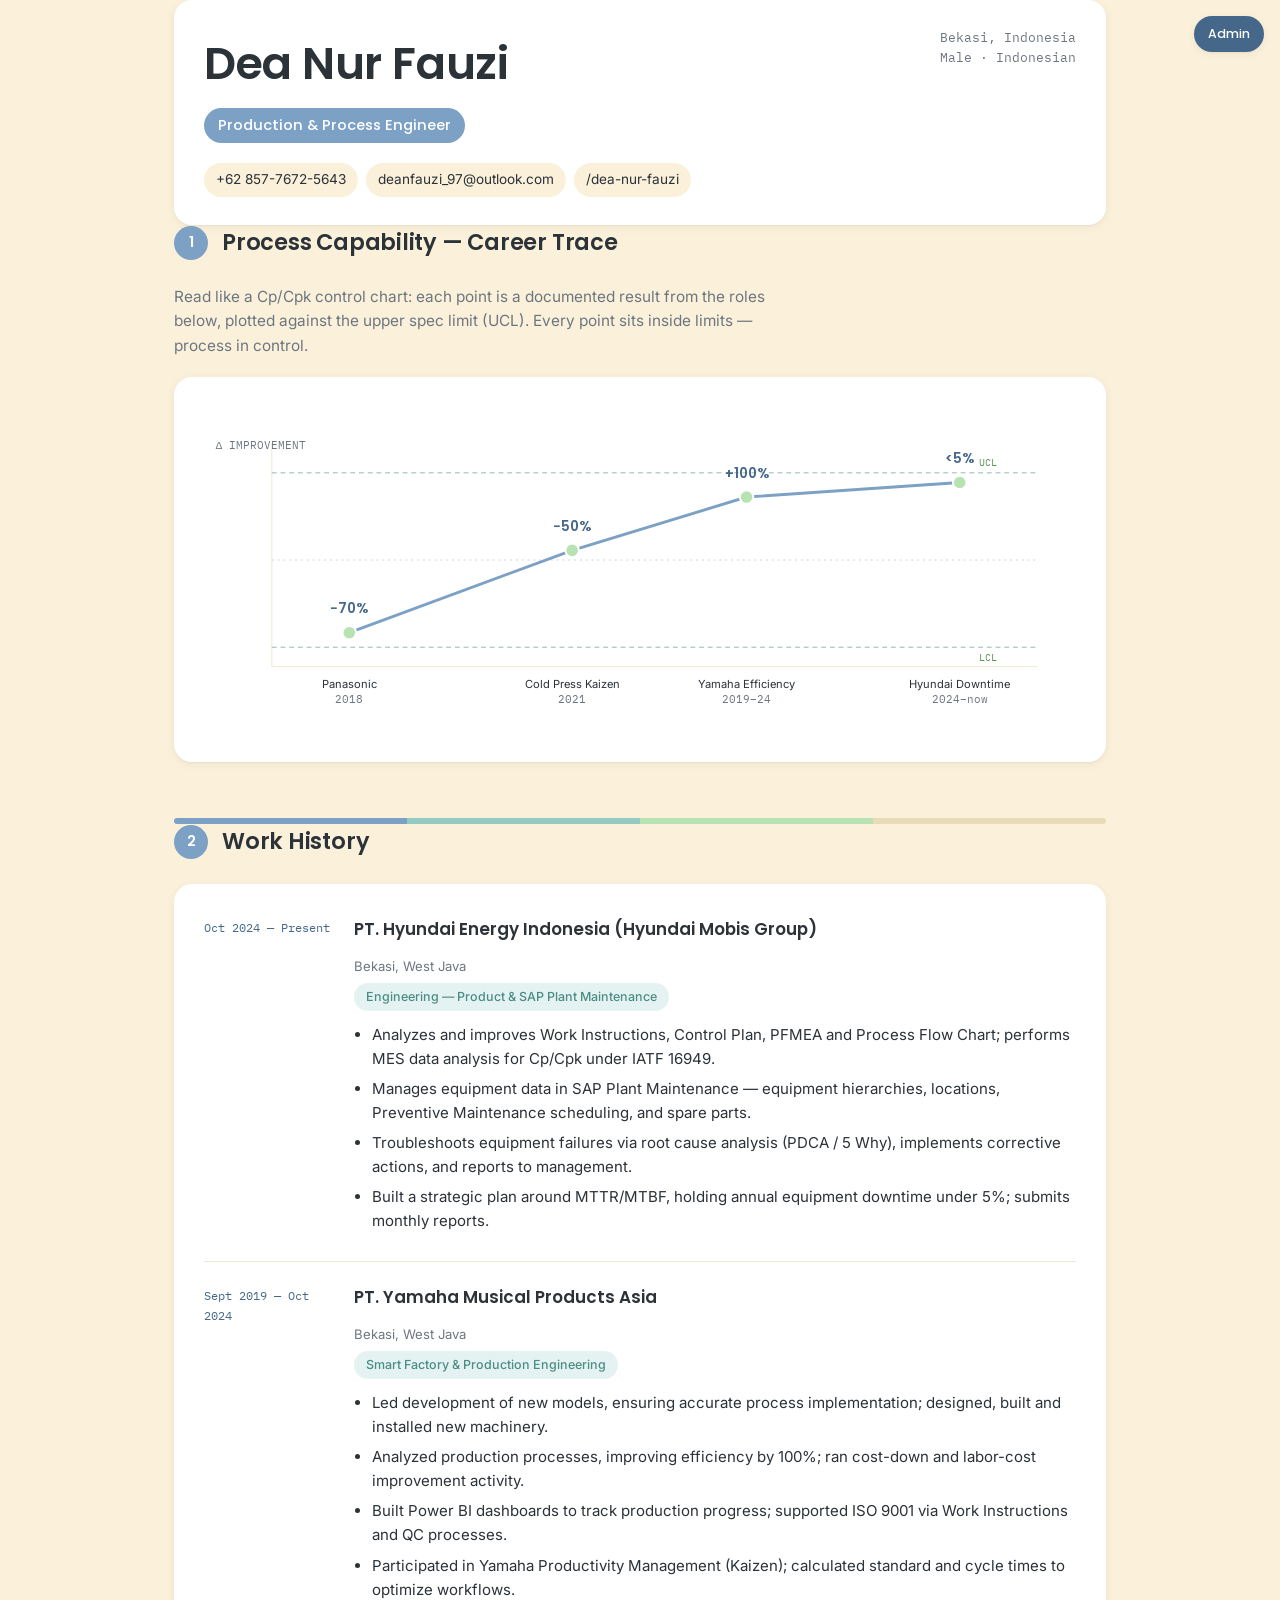
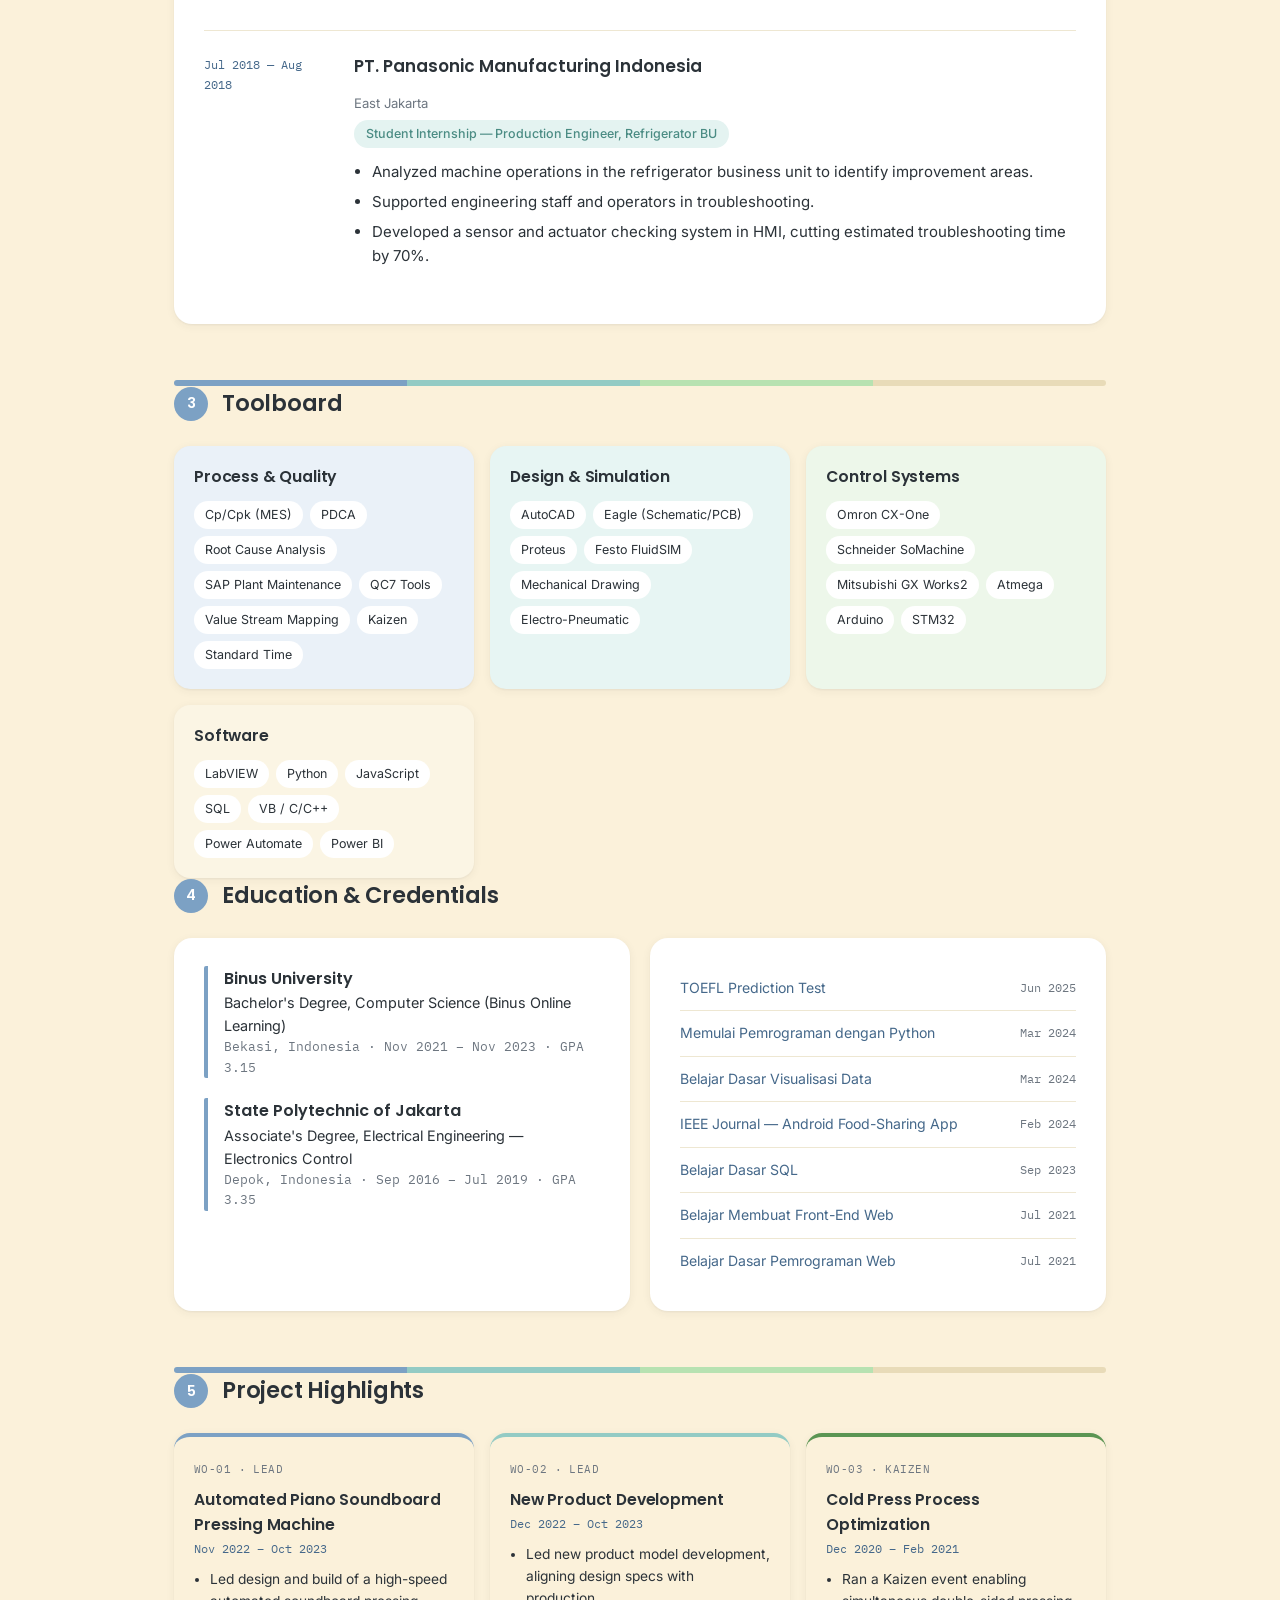
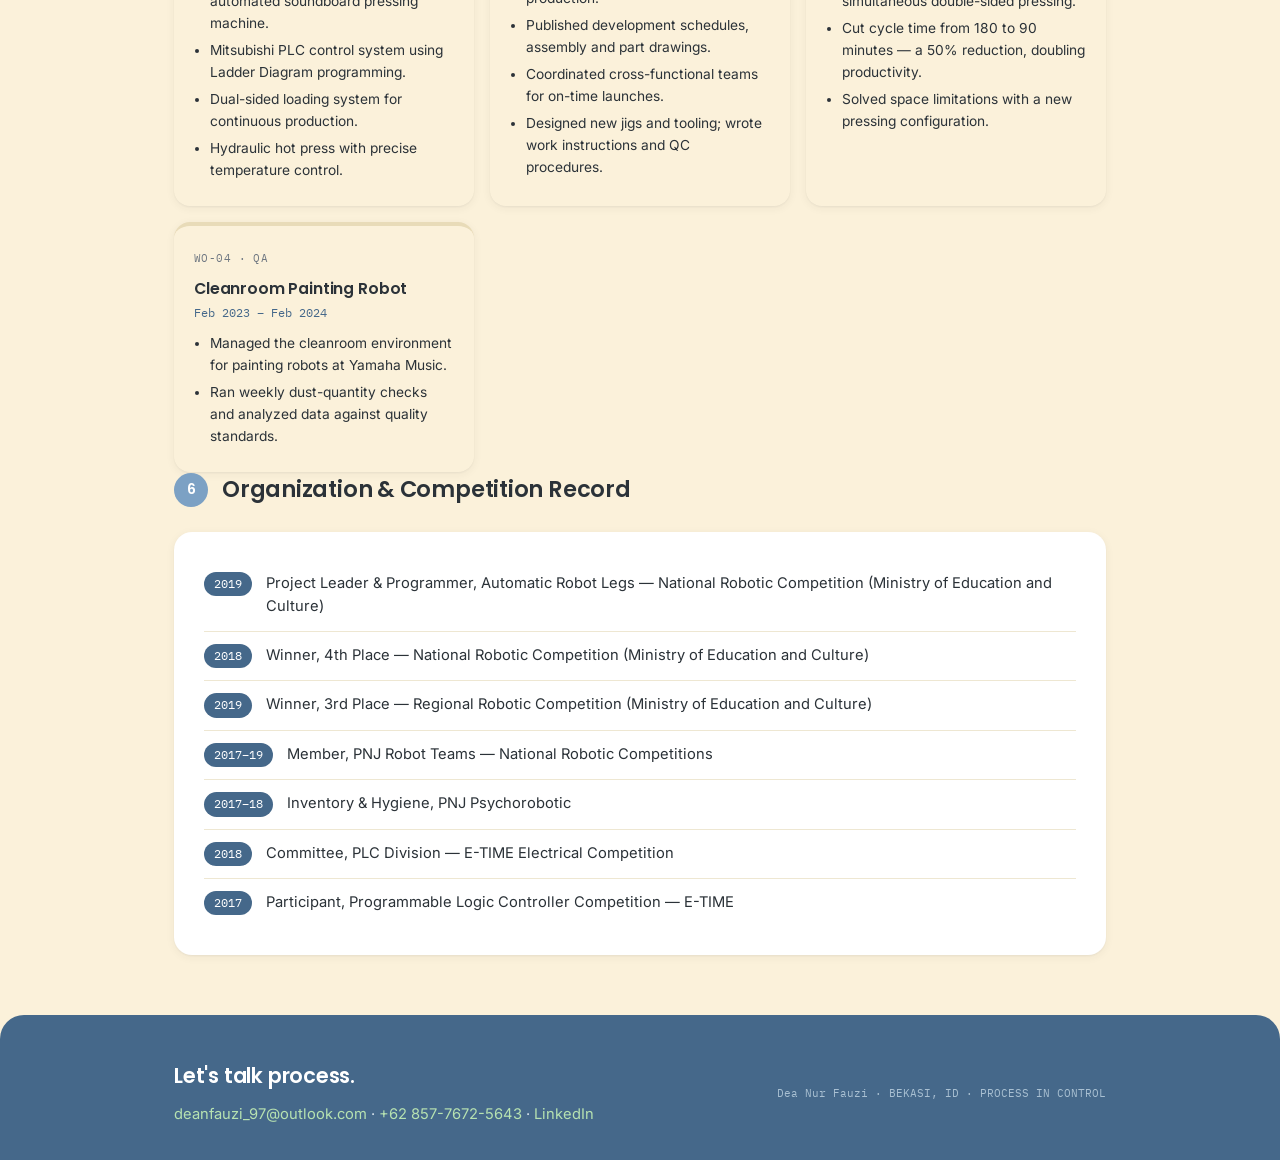
<file: index.html>
<!DOCTYPE html>
<html lang="en">
<head>
<meta charset="UTF-8">
<meta name="viewport" content="width=device-width, initial-scale=1.0">
<title>Portfolio</title>
<link rel="preconnect" href="https://fonts.googleapis.com">
<link rel="preconnect" href="https://fonts.gstatic.com" crossorigin>
<link href="https://fonts.googleapis.com/css2?family=Poppins:wght@500;600&family=Inter:wght@400;500;600&family=IBM+Plex+Mono:wght@400;500;600&display=swap" rel="stylesheet">
<link rel="stylesheet" href="style.css">
</head>
<body>

<a href="admin.html" class="admin-badge">Admin</a>

<header class="wrap" id="header-slot"></header>

<section class="wrap" id="hero-slot"></section>

<div class="wrap"><div class="band"></div></div>

<section class="wrap" id="experience-slot"></section>

<div class="wrap"><div class="band"></div></div>

<section class="wrap" id="skills-slot"></section>

<section class="wrap" id="education-slot"></section>

<div class="wrap"><div class="band"></div></div>

<section class="wrap" id="projects-slot"></section>

<section class="wrap" id="achievements-slot"></section>

<footer id="footer-slot"></footer>

<script src="app.js"></script>
</body>
</html>
</file>
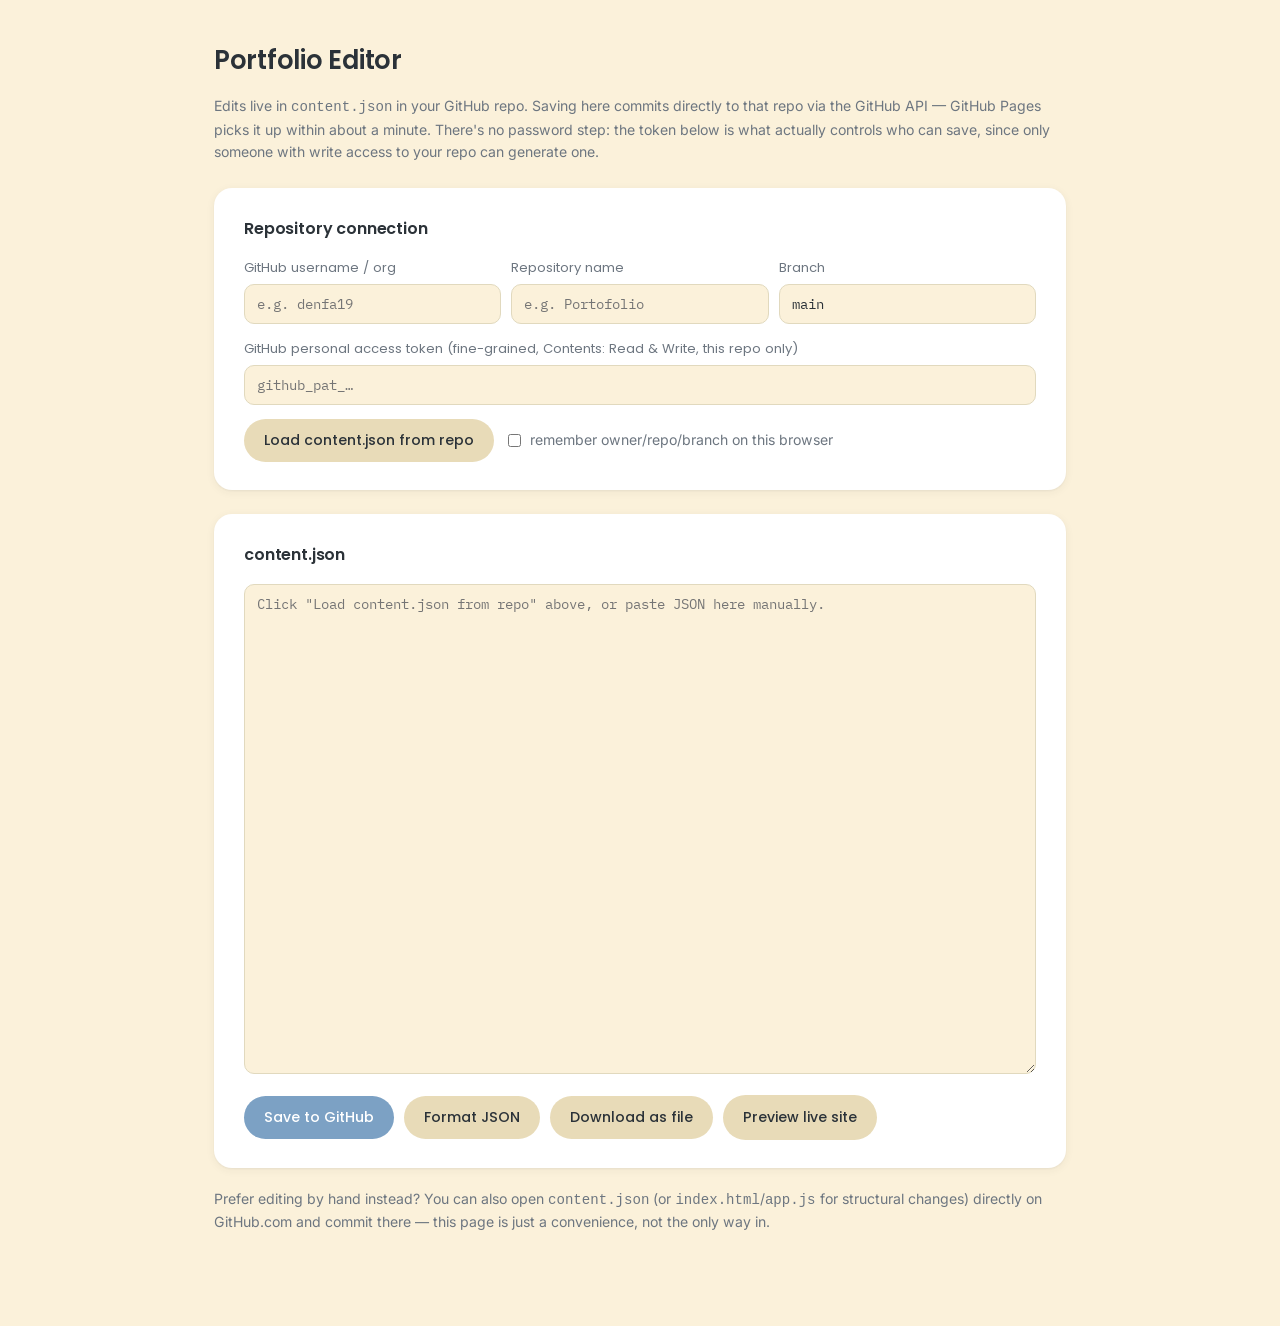
<file: admin-1.html>
<!DOCTYPE html>
<html lang="en">
<head>
<meta charset="UTF-8">
<meta name="viewport" content="width=device-width, initial-scale=1.0">
<title>Admin — Portfolio Editor</title>
<meta name="robots" content="noindex, nofollow">
<link rel="preconnect" href="https://fonts.googleapis.com">
<link rel="preconnect" href="https://fonts.gstatic.com" crossorigin>
<link href="https://fonts.googleapis.com/css2?family=Poppins:wght@500;600&family=Inter:wght@400;500;600&family=IBM+Plex+Mono:wght@400;500;600&display=swap" rel="stylesheet">
<link rel="stylesheet" href="style.css">
</head>
<body>

<div class="admin-shell">
  <h1>Portfolio Editor</h1>
  <p class="hint">Edits live in <code>content.json</code> in your GitHub repo. Saving here commits directly to
  that repo via the GitHub API — GitHub Pages picks it up within about a minute. There's no password step:
  the token below is what actually controls who can save, since only someone with write access to your
  repo can generate one.</p>

  <div class="card" style="margin:24px 0;">
    <h2 style="font-size:1rem; margin-bottom:16px;">Repository connection</h2>
    <div class="row">
      <div class="field" style="flex:1; min-width:160px;">
        <label for="gh-owner">GitHub username / org</label>
        <input type="text" id="gh-owner" placeholder="e.g. denfa19">
      </div>
      <div class="field" style="flex:1; min-width:160px;">
        <label for="gh-repo">Repository name</label>
        <input type="text" id="gh-repo" placeholder="e.g. Portofolio">
      </div>
      <div class="field" style="flex:1; min-width:120px;">
        <label for="gh-branch">Branch</label>
        <input type="text" id="gh-branch" value="main">
      </div>
    </div>
    <div class="field">
      <label for="gh-token">GitHub personal access token (fine-grained, Contents: Read &amp; Write, this repo only)</label>
      <input type="password" id="gh-token" placeholder="github_pat_…" autocomplete="off">
    </div>
    <div class="row">
      <button class="btn secondary" id="btn-load">Load content.json from repo</button>
      <label class="hint" style="display:flex; align-items:center; gap:6px;">
        <input type="checkbox" id="remember-conn" style="width:auto;"> remember owner/repo/branch on this browser
      </label>
    </div>
    <div class="msg" id="conn-msg"></div>
  </div>

  <div class="card">
    <h2 style="font-size:1rem; margin-bottom:16px;">content.json</h2>
    <div class="field">
      <textarea id="json-editor" rows="26" spellcheck="false" placeholder="Click &quot;Load content.json from repo&quot; above, or paste JSON here manually."></textarea>
    </div>
    <div class="row">
      <button class="btn" id="btn-save">Save to GitHub</button>
      <button class="btn secondary" id="btn-format">Format JSON</button>
      <button class="btn secondary" id="btn-download">Download as file</button>
      <a href="index.html" target="_blank" class="btn secondary" style="text-decoration:none; display:inline-block;">Preview live site</a>
    </div>
    <div class="msg" id="save-msg"></div>
  </div>

  <p class="hint" style="margin-top:20px;">Prefer editing by hand instead? You can also open
  <code>content.json</code> (or <code>index.html</code>/<code>app.js</code> for structural changes) directly
  on GitHub.com and commit there — this page is just a convenience, not the only way in.</p>
</div>

<script>
function b64EncodeUnicode(str){ return btoa(unescape(encodeURIComponent(str))); }
function b64DecodeUnicode(str){ return decodeURIComponent(escape(atob(str))); }
function showMsg(el, text, ok){ el.textContent = text; el.className = 'msg ' + (ok ? 'ok' : 'err'); }

const CONN_KEY = 'portfolio_admin_conn';
function restoreConnection(){
  try{
    const saved = JSON.parse(localStorage.getItem(CONN_KEY) || 'null');
    if(saved){
      document.getElementById('gh-owner').value = saved.owner || '';
      document.getElementById('gh-repo').value = saved.repo || '';
      document.getElementById('gh-branch').value = saved.branch || 'main';
      document.getElementById('remember-conn').checked = true;
    }
  }catch(e){}
}
restoreConnection();

function maybeSaveConnection(){
  if(document.getElementById('remember-conn').checked){
    localStorage.setItem(CONN_KEY, JSON.stringify({
      owner: document.getElementById('gh-owner').value.trim(),
      repo: document.getElementById('gh-repo').value.trim(),
      branch: document.getElementById('gh-branch').value.trim() || 'main'
    }));
  } else {
    localStorage.removeItem(CONN_KEY);
  }
}

function getConn(){
  return {
    owner: document.getElementById('gh-owner').value.trim(),
    repo: document.getElementById('gh-repo').value.trim(),
    branch: document.getElementById('gh-branch').value.trim() || 'main',
    token: document.getElementById('gh-token').value.trim()
  };
}

let currentSha = null;

document.getElementById('btn-load').addEventListener('click', async ()=>{
  const conn = getConn();
  const connMsg = document.getElementById('conn-msg');
  if(!conn.owner || !conn.repo || !conn.token){
    showMsg(connMsg, 'Fill in owner, repo, and token first.', false); return;
  }
  maybeSaveConnection();
  try{
    const res = await fetch(`https://api.github.com/repos/${conn.owner}/${conn.repo}/contents/content.json?ref=${encodeURIComponent(conn.branch)}`, {
      headers: { 'Authorization': `Bearer ${conn.token}`, 'Accept': 'application/vnd.github+json' }
    });
    if(!res.ok){
      const body = await res.text();
      throw new Error(`${res.status} ${res.statusText} — ${body.slice(0,200)}`);
    }
    const json = await res.json();
    currentSha = json.sha;
    const text = b64DecodeUnicode(json.content.replace(/\n/g,''));
    document.getElementById('json-editor').value = text;
    showMsg(connMsg, 'Loaded content.json — ready to edit.', true);
  }catch(err){
    showMsg(connMsg, 'Load failed: ' + err.message, false);
  }
});

document.getElementById('btn-format').addEventListener('click', ()=>{
  const ta = document.getElementById('json-editor');
  try{ ta.value = JSON.stringify(JSON.parse(ta.value), null, 2); }
  catch(err){ showMsg(document.getElementById('save-msg'), 'Can\'t format — invalid JSON: ' + err.message, false); }
});

document.getElementById('btn-download').addEventListener('click', ()=>{
  const blob = new Blob([document.getElementById('json-editor').value], {type:'application/json'});
  const a = document.createElement('a');
  a.href = URL.createObjectURL(blob);
  a.download = 'content.json';
  a.click();
});

document.getElementById('btn-save').addEventListener('click', async ()=>{
  const conn = getConn();
  const saveMsg = document.getElementById('save-msg');
  const raw = document.getElementById('json-editor').value;
  if(!conn.owner || !conn.repo || !conn.token){
    showMsg(saveMsg, 'Fill in owner, repo, and token first.', false); return;
  }
  let parsed;
  try{ parsed = JSON.parse(raw); }
  catch(err){ showMsg(saveMsg, 'Invalid JSON — fix before saving: ' + err.message, false); return; }

  maybeSaveConnection();
  const cleanJson = JSON.stringify(parsed, null, 2);

  try{
    const getRes = await fetch(`https://api.github.com/repos/${conn.owner}/${conn.repo}/contents/content.json?ref=${encodeURIComponent(conn.branch)}`, {
      headers: { 'Authorization': `Bearer ${conn.token}`, 'Accept': 'application/vnd.github+json' }
    });
    if(getRes.ok){ currentSha = (await getRes.json()).sha; }

    const body = {
      message: 'Update portfolio content via admin panel',
      content: b64EncodeUnicode(cleanJson),
      branch: conn.branch
    };
    if(currentSha) body.sha = currentSha;

    const putRes = await fetch(`https://api.github.com/repos/${conn.owner}/${conn.repo}/contents/content.json`, {
      method: 'PUT',
      headers: {
        'Authorization': `Bearer ${conn.token}`,
        'Accept': 'application/vnd.github+json',
        'Content-Type': 'application/json'
      },
      body: JSON.stringify(body)
    });
    if(!putRes.ok){
      const errBody = await putRes.text();
      throw new Error(`${putRes.status} ${putRes.statusText} — ${errBody.slice(0,300)}`);
    }
    currentSha = (await putRes.json()).content.sha;
    showMsg(saveMsg, 'Saved — pushed to ' + conn.branch + '. GitHub Pages will update shortly.', true);
  }catch(err){
    showMsg(saveMsg, 'Save failed: ' + err.message, false);
  }
});
</script>
</body>
</html>
</file>
<file: style.css>
:root{
  --blue: #7CA1C4;
  --blue-deep: #45688A;
  --teal: #93CBC4;
  --teal-deep: #4B8C84;
  --green: #B7E2B1;
  --green-deep: #5B9553;
  --cream: #FBF1DA;
  --cream-deep: #E8DBB8;
  --ink: #2B3238;
  --steel: #6D7680;
  --white: #FFFFFF;
  --shadow: 0 2px 10px rgba(43,50,56,0.06), 0 1px 2px rgba(43,50,56,0.05);
}
*{box-sizing:border-box;}
html{scroll-behavior:smooth;}
body{
  margin:0;
  background:var(--cream);
  color:var(--ink);
  font-family:'Inter', sans-serif;
  font-size:16px;
  line-height:1.6;
}
@media (prefers-reduced-motion: reduce){
  *{animation-duration:0.001ms !important; transition-duration:0.001ms !important;}
}
h1,h2,h3{
  font-family:'Poppins', sans-serif;
  font-weight:600;
  letter-spacing:-0.01em;
  color:var(--ink);
  margin:0;
}
.mono{font-family:'IBM Plex Mono', monospace;}
a{color:var(--blue-deep);}
.wrap{max-width:980px; margin:0 auto; padding:0 24px;}

/* ---------- band divider (signature element) ---------- */
.band{
  height:6px; width:100%;
  background:linear-gradient(90deg, var(--blue) 0 25%, var(--teal) 25% 50%, var(--green) 50% 75%, var(--cream-deep) 75% 100%);
  margin:56px 0 0;
  border-radius:3px;
}

/* ---------- card ---------- */
.card{
  background:var(--white);
  border-radius:18px;
  box-shadow:var(--shadow);
  padding:28px 30px;
}

/* ---------- header ---------- */
header{padding-top:44px;}
.nameplate{
  display:flex; justify-content:space-between; align-items:flex-start; flex-wrap:wrap; gap:20px;
}
.nameplate h1{
  font-size:clamp(2rem, 4.6vw, 2.8rem);
  margin-bottom:8px;
}
.role-tag{
  display:inline-block;
  background:var(--blue);
  color:var(--white);
  font-family:'Poppins', sans-serif;
  font-weight:500;
  font-size:0.92rem;
  padding:6px 14px;
  border-radius:100px;
}
.contact-chips{
  display:flex; flex-wrap:wrap; gap:8px; margin-top:20px;
}
.contact-chips a, .contact-chips span{
  font-size:0.85rem;
  padding:6px 12px;
  border-radius:100px;
  background:var(--cream);
  color:var(--ink);
  text-decoration:none;
  white-space:nowrap;
}
.contact-chips a:hover{background:var(--teal); color:var(--white);}
.meta-line{
  text-align:right;
  font-size:0.8rem;
  color:var(--steel);
}

/* ---------- sections ---------- */
section{padding:48px 0 8px;}
.section-head{
  display:flex; align-items:center; gap:14px; margin-bottom:24px;
}
.section-head .idx{
  width:34px; height:34px; border-radius:50%;
  background:var(--blue); color:var(--white);
  display:flex; align-items:center; justify-content:center;
  font-family:'Poppins',sans-serif; font-weight:600; font-size:0.9rem;
  flex-shrink:0;
}
.section-head h2{font-size:1.4rem;}

/* ---------- hero chart ---------- */
.chart-intro{max-width:620px; color:var(--steel); font-size:0.96rem; margin-bottom:18px;}
.chart-box{overflow-x:auto;}
.chart-box svg{display:block; min-width:640px;}
.axis-label{fill:var(--steel); font-family:'IBM Plex Mono',monospace; font-size:11px;}
.limit-label{fill:var(--green-deep); font-family:'IBM Plex Mono',monospace; font-size:10px;}
.pt-label{fill:var(--ink); font-family:'Inter',sans-serif; font-size:11.5px;}
.pt-metric{fill:var(--blue-deep); font-family:'Poppins',sans-serif; font-weight:600; font-size:14px;}
.trace-line{fill:none; stroke:var(--blue); stroke-width:3; stroke-linecap:round;}
.trace-pt{fill:var(--green); stroke:var(--white); stroke-width:2;}
.limit-line{stroke:var(--teal-deep); stroke-width:1; stroke-dasharray:5 4; opacity:0.6;}

/* ---------- experience ---------- */
.station{
  display:grid;
  grid-template-columns:130px 1fr;
  gap:20px;
  padding:22px 0;
  border-top:1px solid #EEE7D2;
}
.station:first-of-type{border-top:none; padding-top:4px;}
.station .when{
  font-family:'IBM Plex Mono', monospace;
  font-size:0.78rem;
  color:var(--blue-deep);
  padding-top:2px;
}
.station .co{font-weight:600; font-size:1.05rem; margin:0 0 2px; font-family:'Poppins',sans-serif;}
.station .loc{color:var(--steel); font-size:0.82rem; margin-bottom:6px;}
.station .role{
  display:inline-block; margin-bottom:12px;
  font-size:0.78rem; color:var(--teal-deep); background:#E4F3F1;
  padding:4px 12px; border-radius:100px; font-weight:500;
}
.station ul{margin:0; padding-left:18px;}
.station li{margin-bottom:6px; font-size:0.94rem;}

/* ---------- toolboard ---------- */
.toolboard{
  display:grid;
  grid-template-columns:repeat(auto-fit, minmax(230px,1fr));
  gap:16px;
}
.bin{
  border-radius:16px;
  padding:18px 20px 20px;
  box-shadow:var(--shadow);
}
.bin:nth-child(4n+1){background:#EAF1F8;}
.bin:nth-child(4n+2){background:#E7F5F3;}
.bin:nth-child(4n+3){background:#EDF7EA;}
.bin:nth-child(4n+4){background:#FBF5E4;}
.bin .bin-head{margin-bottom:12px;}
.bin h3{font-size:0.98rem;}
.bin .chips{display:flex; flex-wrap:wrap; gap:7px;}
.chip{
  font-size:0.78rem;
  padding:4px 11px;
  border-radius:100px;
  background:var(--white);
  color:var(--ink);
}

/* ---------- education + certs ---------- */
.two-col{display:grid; grid-template-columns:1fr 1fr; gap:20px;}
@media (max-width:760px){ .two-col{grid-template-columns:1fr;} .station{grid-template-columns:1fr;} .toolboard{grid-template-columns:1fr 1fr;} }
.edu-card{border-left:4px solid var(--blue); padding-left:16px; margin-bottom:20px; border-radius:2px;}
.edu-card:last-child{margin-bottom:0;}
.edu-card .school{font-weight:600; font-family:'Poppins',sans-serif;}
.edu-card .deg{font-size:0.9rem;}
.edu-card .meta{font-size:0.8rem; color:var(--steel); font-family:'IBM Plex Mono',monospace;}

.cred{
  display:flex; justify-content:space-between; gap:10px;
  padding:11px 0; border-bottom:1px solid #EEE7D2;
  font-size:0.88rem;
}
.cred:last-child{border-bottom:none;}
.cred a{text-decoration:none;}
.cred a:hover{text-decoration:underline;}
.cred .date{font-family:'IBM Plex Mono',monospace; color:var(--steel); white-space:nowrap; font-size:0.78rem; padding-top:1px;}

/* ---------- projects ---------- */
.travelers{display:grid; grid-template-columns:repeat(auto-fit,minmax(260px,1fr)); gap:16px;}
.traveler{
  border-radius:16px;
  box-shadow:var(--shadow);
  padding:18px 20px 20px;
  border-top:4px solid var(--teal);
}
.traveler:nth-child(4n+1){border-top-color:var(--blue);}
.traveler:nth-child(4n+2){border-top-color:var(--teal);}
.traveler:nth-child(4n+3){border-top-color:var(--green-deep);}
.traveler:nth-child(4n+4){border-top-color:var(--cream-deep);}
.traveler .wo{
  font-family:'IBM Plex Mono',monospace; font-size:0.68rem; color:var(--steel); letter-spacing:0.04em;
}
.traveler h3{font-size:0.98rem; margin:6px 0 2px;}
.traveler .dates{font-family:'IBM Plex Mono',monospace; font-size:0.75rem; color:var(--blue-deep); margin-bottom:10px;}
.traveler ul{margin:0; padding-left:16px;}
.traveler li{font-size:0.86rem; margin-bottom:5px;}

/* ---------- achievements ---------- */
.ach-list{list-style:none; margin:0; padding:0;}
.ach-list li{
  display:flex; gap:14px; padding:12px 0; border-top:1px solid #EEE7D2;
  font-size:0.92rem;
}
.ach-list li:first-child{border-top:none;}
.ach-list .tag{
  flex-shrink:0;
  font-family:'IBM Plex Mono',monospace; font-size:0.72rem; color:var(--white);
  background:var(--blue-deep); border-radius:100px; padding:3px 10px; height:fit-content;
}

/* ---------- footer ---------- */
footer{margin-top:60px; background:var(--blue-deep); color:var(--white); padding:44px 0 34px; border-radius:24px 24px 0 0;}
footer .wrap{display:flex; justify-content:space-between; flex-wrap:wrap; gap:18px;}
footer h2{color:var(--white); font-size:1.3rem; margin:0 0 10px;}
footer .contact-line{font-size:0.92rem; color:#D7E4EE;}
footer .contact-line a{color:var(--green); text-decoration:none;}
footer .contact-line a:hover{text-decoration:underline;}
footer .plate-foot{font-family:'IBM Plex Mono',monospace; font-size:0.7rem; color:#A9C0D2; margin-top:26px;}

.reveal{opacity:0; transform:translateY(14px); transition:opacity .6s ease, transform .6s ease;}
.reveal.show{opacity:1; transform:translateY(0);}

::selection{background:var(--green); color:var(--ink);}
a:focus-visible, button:focus-visible{outline:2px solid var(--blue-deep); outline-offset:2px;}

/* ---------- admin ---------- */
.admin-badge{
  position:fixed; top:16px; right:16px; z-index:50;
  background:var(--blue-deep); color:var(--white);
  font-family:'Poppins',sans-serif; font-weight:500; font-size:0.78rem;
  padding:8px 14px; border-radius:100px; text-decoration:none; box-shadow:var(--shadow);
}
.admin-shell{max-width:900px; margin:0 auto; padding:40px 24px 80px;}
.admin-shell h1{font-size:1.6rem; margin-bottom:8px;}
.hint{color:var(--steel); font-size:0.88rem;}
.field{margin-bottom:14px;}
.field label{
  display:block; font-family:'Poppins',sans-serif; font-size:0.82rem;
  color:var(--steel); margin-bottom:6px;
}
.field input, .field textarea, .field select{
  width:100%; font-family:'IBM Plex Mono',monospace; font-size:0.88rem;
  padding:10px 12px; border:1px solid #E1D9BE; border-radius:10px; background:var(--cream); color:var(--ink);
}
.field textarea{resize:vertical;}
.btn{
  font-family:'Poppins',sans-serif;
  font-size:0.88rem; font-weight:500; padding:11px 20px; border:none; border-radius:100px;
  background:var(--blue); color:var(--white); cursor:pointer;
}
.btn:hover{background:var(--blue-deep);}
.btn.secondary{background:var(--cream-deep); color:var(--ink);}
.btn.secondary:hover{background:#DED0A6;}
.btn.danger{background:#D98B72; color:var(--white);}
.btn:disabled{opacity:0.5; cursor:not-allowed;}
.row{display:flex; gap:10px; flex-wrap:wrap; align-items:center;}
.msg{font-family:'IBM Plex Mono',monospace; font-size:0.82rem; padding:11px 14px; margin-top:12px; display:none; border-radius:10px;}
.msg.ok{display:block; background:#E7F5E2; color:#33622C;}
.msg.err{display:block; background:#FBE7DF; color:#8A3A1F;}
</file>
